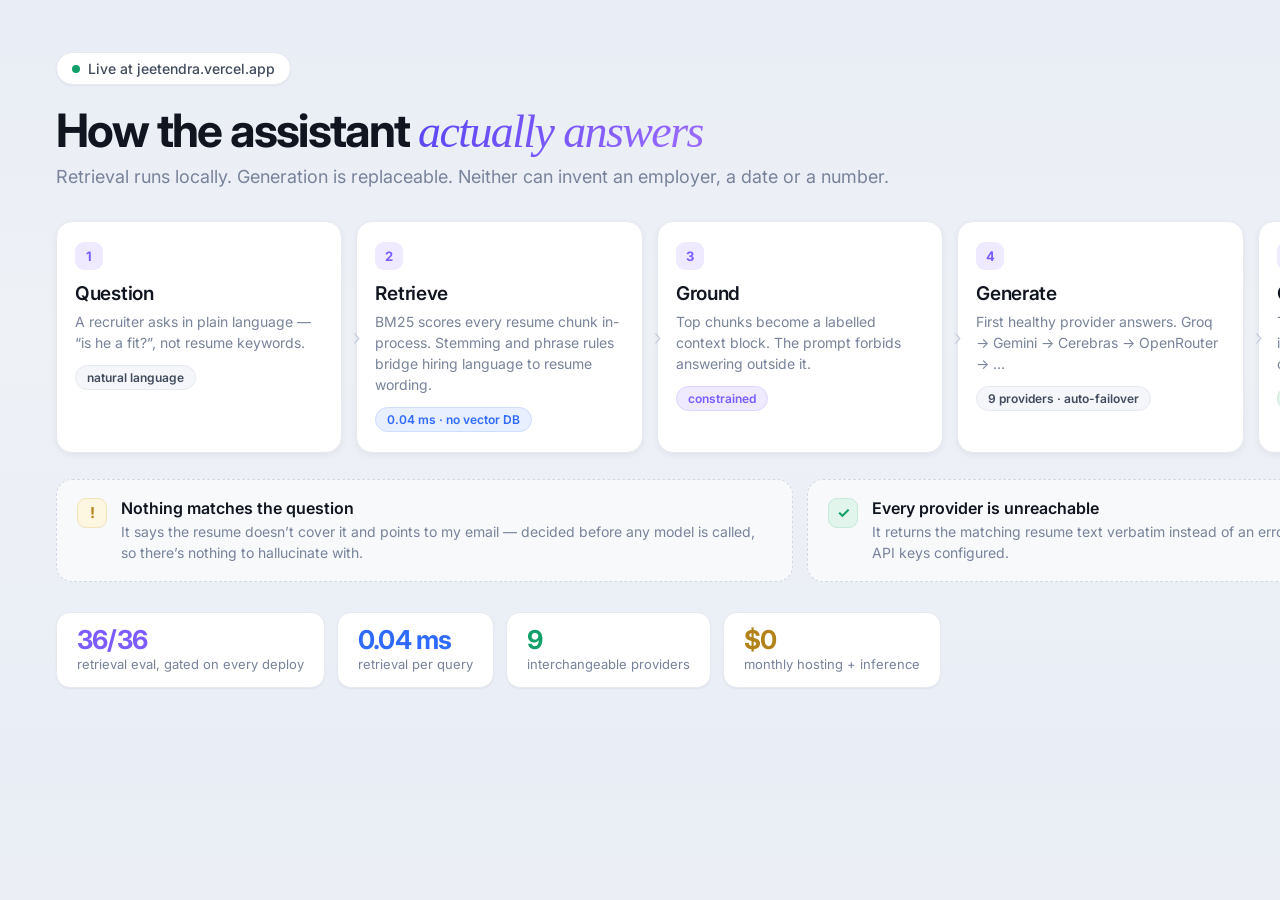
<file: shots/workflow.html>
<!DOCTYPE html>
<html lang="en">
<head>
<meta charset="utf-8">
<link href="https://fonts.googleapis.com/css2?family=Inter:wght@400;500;600;700&display=swap" rel="stylesheet">
<style>
  :root{
    --ink:#10151f; --ink2:#414b5c; --ink3:#78839a;
    --line:#e6e9ef; --card:#fff; --panel:#f4f6f9;
    --blue:#2f6bff; --blue-s:#e8efff;
    --purple:#7c5cff; --purple-s:#efeaff;
    --green:#12a06a; --green-s:#e2f5ec;
    --amber:#b3821a; --amber-s:#fdf6e0; --amber-l:#f0e3b8;
  }
  *{box-sizing:border-box;margin:0;padding:0}
  body{
    width:1600px;height:730px;
    background:linear-gradient(180deg,#e9edf5 0%,#eef1f6 45%,#eaeef6 100%);
    font-family:Inter,-apple-system,"Segoe UI",sans-serif;
    color:var(--ink);
    padding:52px 56px;
    -webkit-font-smoothing:antialiased;
  }
  .eyebrow{
    display:inline-flex;align-items:center;gap:8px;
    padding:7px 15px;border:1px solid var(--line);border-radius:999px;
    background:#fff;font-size:14px;font-weight:500;color:var(--ink2);
    box-shadow:0 1px 2px rgba(16,21,31,.05);
  }
  .dot{width:8px;height:8px;border-radius:50%;background:var(--green)}
  h1{font-size:46px;letter-spacing:-.035em;line-height:1.1;margin:20px 0 8px;font-weight:700}
  h1 em{font-family:Georgia,serif;font-style:italic;font-weight:400;
        background:linear-gradient(100deg,#5b46f5,#9b6bff);-webkit-background-clip:text;color:transparent}
  .sub{font-size:18px;color:var(--ink3);margin-bottom:34px}

  .flow{display:grid;grid-template-columns:repeat(5,1fr);gap:14px;align-items:stretch}
  .step{
    background:var(--card);border:1px solid var(--line);border-radius:16px;
    padding:20px 18px;box-shadow:0 2px 6px rgba(16,21,31,.06);position:relative;
  }
  .num{
    width:28px;height:28px;border-radius:9px;display:grid;place-items:center;
    font-size:13px;font-weight:700;background:var(--purple-s);color:var(--purple);margin-bottom:12px;
  }
  .step h3{font-size:19px;font-weight:600;letter-spacing:-.015em;margin-bottom:6px}
  .step p{font-size:14px;line-height:1.5;color:var(--ink3)}
  .badge{
    display:inline-block;margin-top:12px;padding:4px 11px;border-radius:999px;
    font-size:12px;font-weight:600;background:var(--panel);border:1px solid var(--line);color:var(--ink2);
  }
  .badge.b{background:var(--blue-s);border-color:#cfdcff;color:var(--blue)}
  .badge.g{background:var(--green-s);border-color:#c7e9d8;color:var(--green)}
  .badge.p{background:var(--purple-s);border-color:#ddd4ff;color:var(--purple)}

  .arrow{position:absolute;right:-19px;top:50%;transform:translateY(-50%);
         font-size:22px;color:#c3cbdb;z-index:2;font-weight:300}

  .rail{margin-top:26px;display:grid;grid-template-columns:1fr 1fr;gap:14px}
  .fb{
    border:1px dashed #d3d9e6;border-radius:16px;padding:18px 20px;background:rgba(255,255,255,.6);
    display:flex;gap:14px;align-items:flex-start;
  }
  .fb .ic{width:30px;height:30px;border-radius:9px;display:grid;place-items:center;flex:none;
          font-size:15px;font-weight:700}
  .fb.one .ic{background:var(--amber-s);border:1px solid var(--amber-l);color:var(--amber)}
  .fb.two .ic{background:var(--green-s);border:1px solid #c7e9d8;color:var(--green)}
  .fb h4{font-size:16px;font-weight:600;margin-bottom:3px}
  .fb p{font-size:14px;line-height:1.5;color:var(--ink3)}

  .foot{margin-top:30px;display:flex;gap:12px;align-items:center;flex-wrap:wrap}
  .stat{
    background:#fff;border:1px solid var(--line);border-radius:14px;padding:14px 20px;
    box-shadow:0 1px 2px rgba(16,21,31,.05);
  }
  .stat b{display:block;font-size:26px;letter-spacing:-.03em;line-height:1}
  .stat span{font-size:13px;color:var(--ink3)}
  .stat.p b{color:var(--purple)} .stat.b b{color:var(--blue)}
  .stat.g b{color:var(--green)} .stat.a b{color:var(--amber)}
  .url{margin-left:auto;font-size:16px;color:var(--ink2);font-weight:500}
</style>
</head>
<body>
  <span class="eyebrow"><span class="dot"></span>Live at jeetendra.vercel.app</span>
  <h1>How the assistant <em>actually answers</em></h1>
  <p class="sub">Retrieval runs locally. Generation is replaceable. Neither can invent an employer, a date or a number.</p>

  <div class="flow">
    <div class="step">
      <div class="num">1</div><div class="arrow">›</div>
      <h3>Question</h3>
      <p>A recruiter asks in plain language — “is he a fit?”, not resume keywords.</p>
      <span class="badge">natural language</span>
    </div>
    <div class="step">
      <div class="num">2</div><div class="arrow">›</div>
      <h3>Retrieve</h3>
      <p>BM25 scores every resume chunk in-process. Stemming and phrase rules bridge hiring language to resume wording.</p>
      <span class="badge b">0.04 ms · no vector DB</span>
    </div>
    <div class="step">
      <div class="num">3</div><div class="arrow">›</div>
      <h3>Ground</h3>
      <p>Top chunks become a labelled context block. The prompt forbids answering outside it.</p>
      <span class="badge p">constrained</span>
    </div>
    <div class="step">
      <div class="num">4</div><div class="arrow">›</div>
      <h3>Generate</h3>
      <p>First healthy provider answers. Groq → Gemini → Cerebras → OpenRouter → …</p>
      <span class="badge">9 providers · auto-failover</span>
    </div>
    <div class="step">
      <div class="num">5</div>
      <h3>Cite</h3>
      <p>The reply carries the resume sections it drew from, so every claim is checkable.</p>
      <span class="badge g">sources attached</span>
    </div>
  </div>

  <div class="rail">
    <div class="fb one">
      <div class="ic">!</div>
      <div>
        <h4>Nothing matches the question</h4>
        <p>It says the resume doesn’t cover it and points to my email — decided before any model is called, so there’s nothing to hallucinate with.</p>
      </div>
    </div>
    <div class="fb two">
      <div class="ic">✓</div>
      <div>
        <h4>Every provider is unreachable</h4>
        <p>It returns the matching resume text verbatim instead of an error page. The site answers with zero API keys configured.</p>
      </div>
    </div>
  </div>

  <div class="foot">
    <div class="stat p"><b>36/36</b><span>retrieval eval, gated on every deploy</span></div>
    <div class="stat b"><b>0.04 ms</b><span>retrieval per query</span></div>
    <div class="stat g"><b>9</b><span>interchangeable providers</span></div>
    <div class="stat a"><b>$0</b><span>monthly hosting + inference</span></div>
    <div class="url">Python · Flask · BM25/RAG · Groq</div>
  </div>
</body>
</html>
</file>
